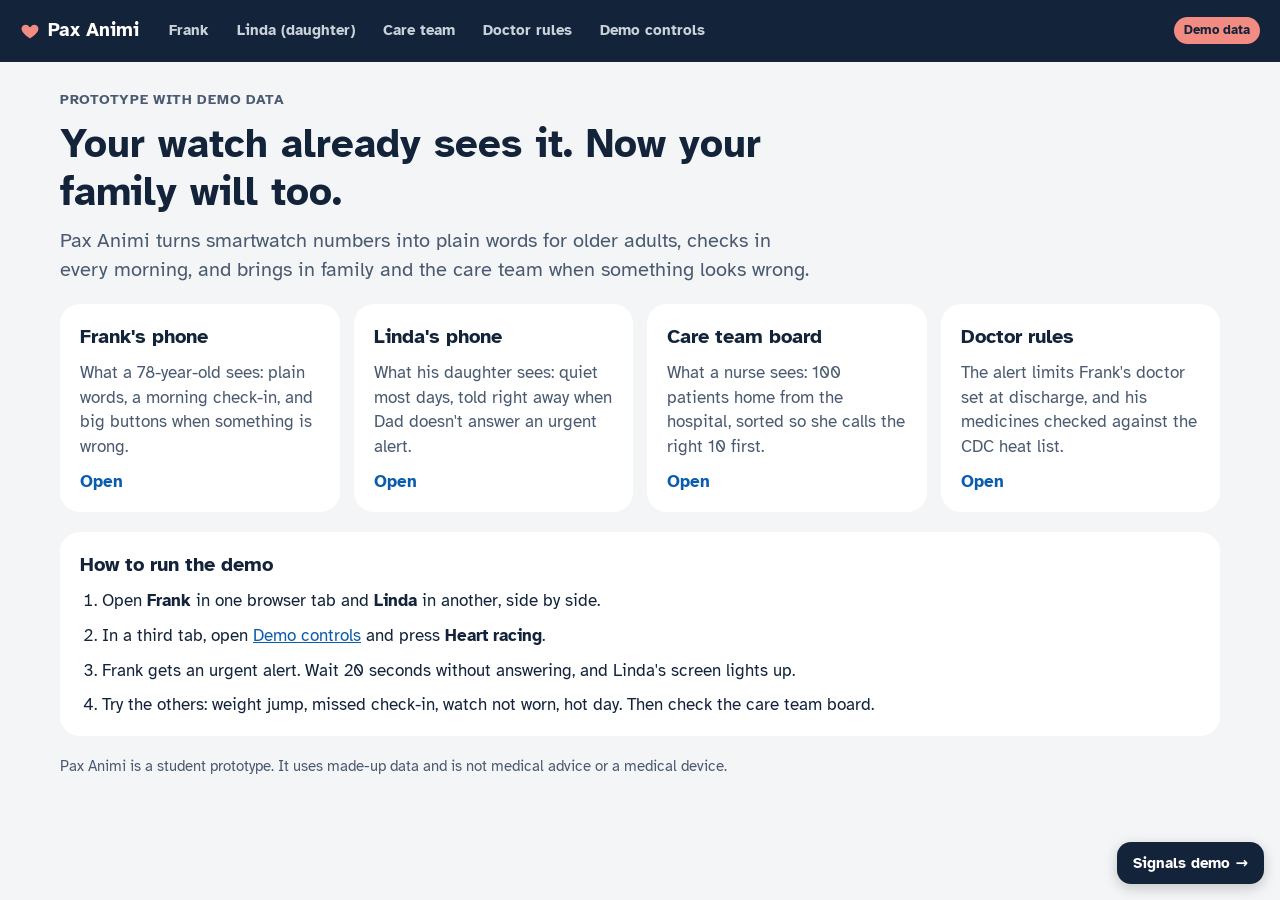
<file: index.html>
<!doctype html>
<html lang="en">
<head>
<meta charset="utf-8">
<meta name="viewport" content="width=device-width,initial-scale=1">
<title>Pax Animi Prototype</title>
<link rel="stylesheet" href="globals.css">
<style>body{background:#f3f5f7;margin:0}</style>
<style id="pax-faces">
[aria-label="How do you feel"]{display:grid!important;grid-template-columns:repeat(3,1fr)!important;gap:10px!important}
[aria-label="How do you feel"] .choice{display:flex!important;flex-direction:column!important;align-items:center!important;justify-content:center!important;gap:10px!important;padding:18px 6px 14px!important;min-height:0!important;font-size:0!important;border-radius:20px!important;border:3px solid #e3e6ea!important;background:#fff!important;box-shadow:none!important}
[aria-label="How do you feel"] .choice::before{content:"";display:block;width:78px;height:78px;background-position:center;background-size:contain;background-repeat:no-repeat}
[aria-label="How do you feel"] .choice::after{font-size:21px;font-weight:700;color:#13233a}
[aria-label="How do you feel"] .choice.good::before{background-image:url("data:image/svg+xml,%3Csvg%20xmlns%3D%27http%3A//www.w3.org/2000/svg%27%20viewBox%3D%270%200%20100%20100%27%3E%3Ccircle%20cx%3D%2750%27%20cy%3D%2750%27%20r%3D%2748%27%20fill%3D%27%232E7D4F%27/%3E%3Ccircle%20cx%3D%2734%27%20cy%3D%2740%27%20r%3D%277%27%20fill%3D%27white%27/%3E%3Ccircle%20cx%3D%2766%27%20cy%3D%2740%27%20r%3D%277%27%20fill%3D%27white%27/%3E%3Cpath%20d%3D%27M28%2060%20Q50%2082%2072%2060%27%20stroke%3D%27white%27%20stroke-width%3D%278%27%20fill%3D%27none%27%20stroke-linecap%3D%27round%27/%3E%3C/svg%3E")}
[aria-label="How do you feel"] .choice.meh::before{background-image:url("data:image/svg+xml,%3Csvg%20xmlns%3D%27http%3A//www.w3.org/2000/svg%27%20viewBox%3D%270%200%20100%20100%27%3E%3Ccircle%20cx%3D%2750%27%20cy%3D%2750%27%20r%3D%2748%27%20fill%3D%27%23E0A800%27/%3E%3Ccircle%20cx%3D%2734%27%20cy%3D%2740%27%20r%3D%277%27%20fill%3D%27white%27/%3E%3Ccircle%20cx%3D%2766%27%20cy%3D%2740%27%20r%3D%277%27%20fill%3D%27white%27/%3E%3Cpath%20d%3D%27M30%2066%20L70%2066%27%20stroke%3D%27white%27%20stroke-width%3D%278%27%20stroke-linecap%3D%27round%27/%3E%3C/svg%3E")}
[aria-label="How do you feel"] .choice.bad::before{background-image:url("data:image/svg+xml,%3Csvg%20xmlns%3D%27http%3A//www.w3.org/2000/svg%27%20viewBox%3D%270%200%20100%20100%27%3E%3Ccircle%20cx%3D%2750%27%20cy%3D%2750%27%20r%3D%2748%27%20fill%3D%27%23C0392B%27/%3E%3Ccircle%20cx%3D%2734%27%20cy%3D%2740%27%20r%3D%277%27%20fill%3D%27white%27/%3E%3Ccircle%20cx%3D%2766%27%20cy%3D%2740%27%20r%3D%277%27%20fill%3D%27white%27/%3E%3Cpath%20d%3D%27M28%2074%20Q50%2052%2072%2074%27%20stroke%3D%27white%27%20stroke-width%3D%278%27%20fill%3D%27none%27%20stroke-linecap%3D%27round%27/%3E%3C/svg%3E")}
[aria-label="How do you feel"] .choice.good::after{content:"Good"}
[aria-label="How do you feel"] .choice.meh::after{content:"Okay"}
[aria-label="How do you feel"] .choice.bad::after{content:"Bad"}
[aria-label="How do you feel"] .choice.good[aria-pressed="true"]{border-color:#2E7D4F!important;background:#E7F4EC!important}
[aria-label="How do you feel"] .choice.meh[aria-pressed="true"]{border-color:#E0A800!important;background:#FFF6D6!important}
[aria-label="How do you feel"] .choice.bad[aria-pressed="true"]{border-color:#C0392B!important;background:#FBE9E7!important}
</style>
</head>
<body>
<div id="root"></div>
<script src="app.js"></script>
<a href="trend.html" style="position:fixed;right:16px;bottom:16px;z-index:50;background:#13233a;color:#fff;font:700 15px 'Atkinson Hyperlegible',system-ui,sans-serif;padding:12px 16px;border-radius:14px;text-decoration:none;box-shadow:0 4px 14px rgba(0,0,0,.2)">Signals demo &rarr;</a>
</body>
</html>
</file>
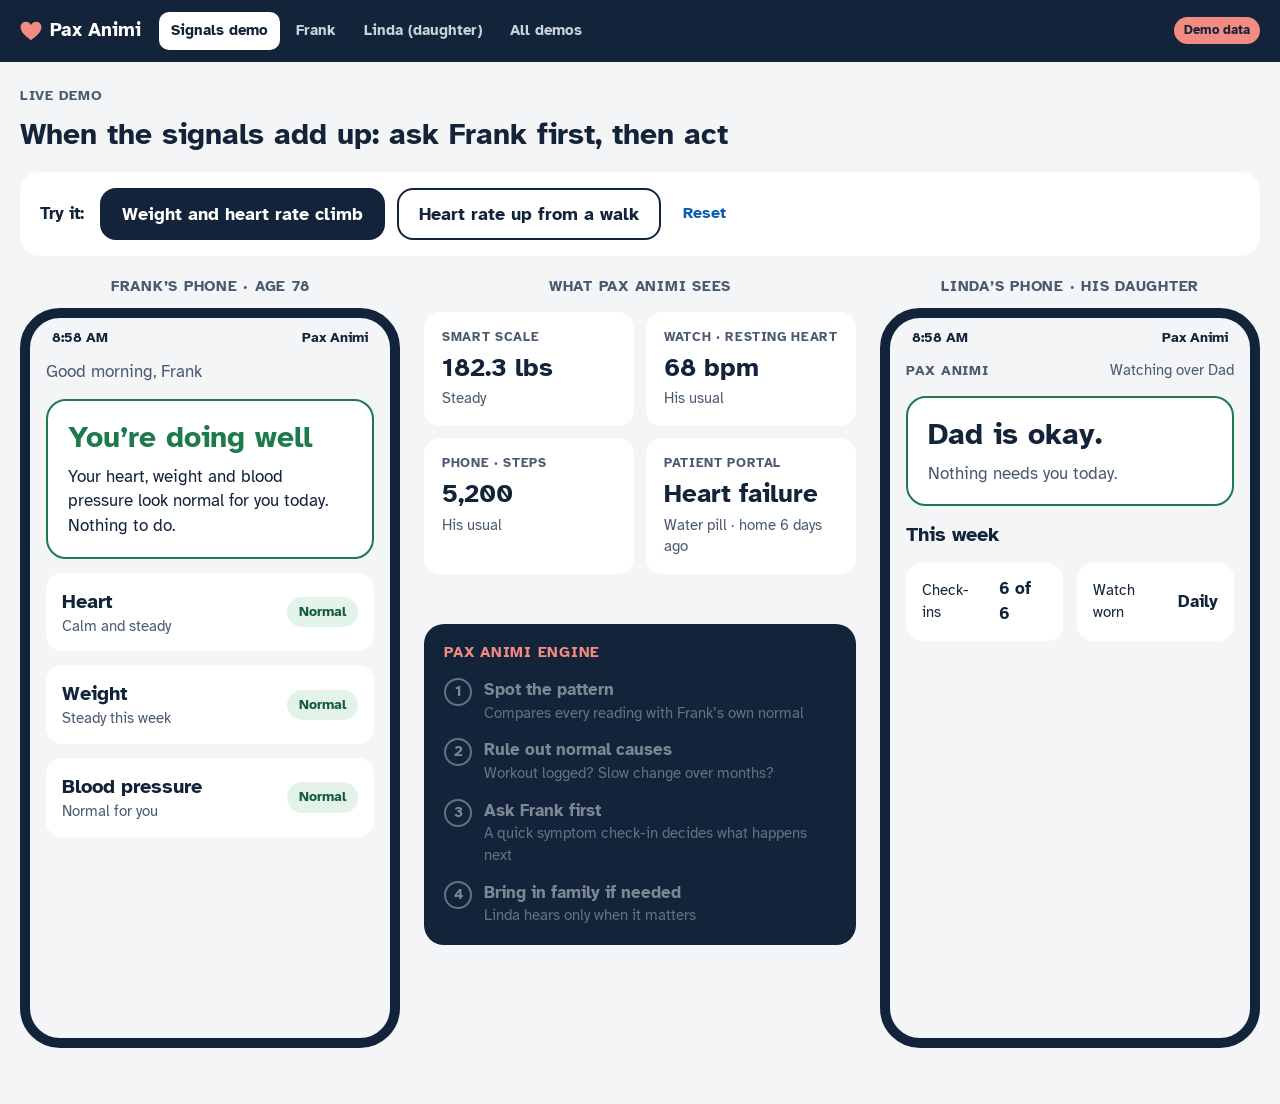
<file: trend.html>
<!doctype html>
<html lang="en">
<head>
<meta charset="utf-8">
<meta name="viewport" content="width=device-width,initial-scale=1">
<title>Pax Animi Signals Demo</title>
<link rel="stylesheet" href="globals.css">
<style>
body { background: var(--bg); }
.demo-wrap { max-width: 1320px; margin: 0 auto; padding: 24px 20px 56px; display: flex; flex-direction: column; gap: 20px; }
.controls { background: #fff; border-radius: 20px; padding: 16px 20px; display: flex; flex-wrap: wrap; gap: 12px; align-items: center; }
.controls .label { font-weight: 700; margin-right: 4px; }
.stage { display: grid; grid-template-columns: 380px 1fr 380px; gap: 24px; align-items: start; }
@media (max-width: 1180px) { .stage { grid-template-columns: 1fr; justify-items: center; } .engine { width: 100%; max-width: 560px; } }
.device { width: 380px; max-width: 100%; display: flex; flex-direction: column; gap: 10px; }
.device-title { font-weight: 700; font-size: 15px; letter-spacing: .05em; text-transform: uppercase; color: var(--ink-soft); text-align: center; }
.frame { border: 10px solid var(--ink); border-radius: 40px; background: var(--bg); height: 740px; overflow-y: auto; position: relative; }
.statusbar { display: flex; justify-content: space-between; padding: 10px 22px 4px; font-size: 14px; font-weight: 700; color: var(--ink); }
.screen { padding: 8px 16px 24px; display: flex; flex-direction: column; gap: 14px; }
.engine { display: flex; flex-direction: column; gap: 14px; }
.tiles { display: grid; grid-template-columns: 1fr 1fr; gap: 12px; }
.tile { background: #fff; border-radius: 16px; padding: 14px 16px; display: flex; flex-direction: column; gap: 2px; border: 2px solid transparent; transition: border-color .3s; }
.tile.hot { border-color: var(--yellow); }
.tile .src { font-size: 13px; font-weight: 700; letter-spacing: .05em; text-transform: uppercase; color: var(--ink-soft); }
.tile .val { font-size: 26px; font-weight: 700; }
.tile .chg { font-size: 15px; color: var(--ink-soft); }
.tile.hot .chg { color: var(--yellow-ink); font-weight: 700; }
.steps { background: var(--ink); color: #fff; border-radius: 20px; padding: 18px 20px; display: flex; flex-direction: column; gap: 14px; }
.steps h3 { font-size: 15px; letter-spacing: .05em; text-transform: uppercase; color: #f28b82; }
.step { display: flex; gap: 12px; align-items: flex-start; opacity: .45; transition: opacity .3s; }
.step.on { opacity: 1; }
.dot { flex: 0 0 28px; height: 28px; border-radius: 50%; border: 2px solid #c9d1da; display: flex; align-items: center; justify-content: center; font-size: 15px; font-weight: 700; }
.step.done .dot { background: #f28b82; border-color: #f28b82; color: var(--ink); }
.step .t { font-weight: 700; }
.step .d { color: #c9d1da; font-size: 15px; }
.day { font-size: 15px; color: var(--ink-soft); text-align: center; min-height: 22px; }
.toast { position: fixed; left: 50%; bottom: 24px; transform: translateX(-50%); background: var(--ink); color: #fff; padding: 12px 20px; border-radius: 14px; font-weight: 700; opacity: 0; transition: opacity .3s; pointer-events: none; z-index: 10; }
.toast.show { opacity: 1; }
.tag.red-flag { border-color: var(--red); }
.tag.red-flag[aria-pressed="true"] { background: var(--red); border-color: var(--red); }
.tags { display: flex; flex-wrap: wrap; gap: 8px; }
.okline { font-size: 15px; color: var(--ink-soft); }
.calm { border: 2px solid var(--green); }
.mini { font-size: 15px; }
</style>
</head>
<body>
<header class="nav">
  <a class="brand" href="index.html#/demo"><svg width="22" height="20" viewBox="0 0 72 64" aria-hidden="true"><path d="M36 62 C14 46 2 34 2 19 C2 9 10 2 19 2 C26 2 32 6 36 12 C40 6 46 2 53 2 C62 2 70 9 70 19 C70 34 58 46 36 62 Z" fill="currentColor"/></svg> Pax Animi</a>
  <nav>
    <a class="navlink on" href="trend.html">Signals demo</a>
    <a class="navlink" href="index.html#/frank">Frank</a>
    <a class="navlink" href="index.html#/family">Linda (daughter)</a>
    <a class="navlink" href="index.html#/demo">All demos</a>
  </nav>
  <span class="chip">Demo data</span>
</header>

<main class="demo-wrap">
  <div class="stack">
    <p class="eyebrow">Live demo</p>
    <h1 class="h1">When the signals add up: ask Frank first, then act</h1>
  </div>

  <div class="controls">
    <span class="label">Try it:</span>
    <button class="btn btn-dark" data-a="runTrend">Weight and heart rate climb</button>
    <button class="btn" data-a="runWalk">Heart rate up from a walk</button>
    <button class="btn-link" data-a="reset">Reset</button>
  </div>

  <div class="stage">
    <section class="device" aria-label="Frank's phone">
      <p class="device-title">Frank’s phone · age 78</p>
      <div class="frame"><div class="statusbar"><span id="fClock">8:58 AM</span><span>Pax Animi</span></div><div class="screen" id="frank"></div></div>
    </section>

    <section class="engine" aria-label="What Pax Animi sees">
      <p class="device-title">What Pax Animi sees</p>
      <div class="tiles">
        <div class="tile" id="tScale"><span class="src">Smart scale</span><span class="val" id="vScale">182.3 lbs</span><span class="chg" id="cScale">Steady</span></div>
        <div class="tile" id="tWatch"><span class="src">Watch · resting heart</span><span class="val" id="vWatch">68 bpm</span><span class="chg" id="cWatch">His usual</span></div>
        <div class="tile" id="tPhone"><span class="src">Phone · steps</span><span class="val" id="vPhone">5,200</span><span class="chg" id="cPhone">His usual</span></div>
        <div class="tile"><span class="src">Patient portal</span><span class="val">Heart failure</span><span class="chg">Water pill · home 6 days ago</span></div>
      </div>
      <p class="day" id="day"></p>
      <div class="steps">
        <h3>Pax Animi engine</h3>
        <div class="step" id="s1"><span class="dot">1</span><div><p class="t">Spot the pattern</p><p class="d" id="d1">Compares every reading with Frank’s own normal</p></div></div>
        <div class="step" id="s2"><span class="dot">2</span><div><p class="t">Rule out normal causes</p><p class="d" id="d2">Workout logged? Slow change over months?</p></div></div>
        <div class="step" id="s3"><span class="dot">3</span><div><p class="t">Ask Frank first</p><p class="d" id="d3">A quick symptom check-in decides what happens next</p></div></div>
        <div class="step" id="s4"><span class="dot">4</span><div><p class="t">Bring in family if needed</p><p class="d" id="d4">Linda hears only when it matters</p></div></div>
      </div>
    </section>

    <section class="device" aria-label="Linda's phone">
      <p class="device-title">Linda’s phone · his daughter</p>
      <div class="frame"><div class="statusbar"><span id="lClock">8:58 AM</span><span>Pax Animi</span></div><div class="screen" id="linda"></div></div>
    </section>
  </div>
</main>
<div class="toast" id="toast" role="status" aria-live="polite"></div>

<script>
(function(){
  var S, timers = [];
  var RED = ["Short of breath while resting", "Chest pain"];
  var SYM = ["Swollen ankles or feet", "Short of breath when walking or lying down", "Needed extra pillows to sleep", "Coughing at night", "More tired than usual"];
  function fresh(){ return { mode: "calm", picked: [], shared: false, handled: false, talked: false, clock: "8:58 AM" }; }
  function $(id){ return document.getElementById(id); }
  function esc(s){ return String(s).replace(/[&<>"]/g, function(c){ return {"&":"&amp;","<":"&lt;",">":"&gt;","\"":"&quot;"}[c]; }); }
  function clear(){ timers.forEach(clearTimeout); timers = []; }
  function later(ms, fn){ timers.push(setTimeout(fn, ms)); }
  function toast(msg){ var t = $("toast"); t.textContent = msg; t.classList.add("show"); clearTimeout(toast.h); toast.h = setTimeout(function(){ t.classList.remove("show"); }, 2200); }
  function setClock(c){ S.clock = c; $("fClock").textContent = c; $("lClock").textContent = c; }

  function tile(id, val, chg, hot){ $("v"+id).textContent = val; $("c"+id).textContent = chg; $("t"+id).classList.toggle("hot", !!hot); }
  function step(n, state, text){ var el = $("s"+n); el.classList.toggle("on", state !== "off"); el.classList.toggle("done", state === "done"); if (text) $("d"+n).textContent = text; }
  function resetEngine(){
    tile("Scale", "182.3 lbs", "Steady"); tile("Watch", "68 bpm", "His usual"); tile("Phone", "5,200", "His usual");
    step(1, "off", "Compares every reading with Frank’s own normal");
    step(2, "off", "Workout logged? Slow change over months?");
    step(3, "off", "A quick symptom check-in decides what happens next");
    step(4, "off", "Linda hears only when it matters");
    $("day").textContent = "";
  }

  /* ---------- Frank's phone ---------- */
  function frankHome(extra){
    return '<p class="soft">Good morning, Frank</p>' +
      '<div class="card calm"><p class="h1" style="color:var(--green)">You’re doing well</p><p>Your heart, weight and blood pressure look normal for you today. Nothing to do.</p></div>' +
      (extra || "") +
      '<div class="metric"><div><p class="h2">Heart</p><p class="small soft">Calm and steady</p></div><span class="pill pill-green">Normal</span></div>' +
      '<div class="metric"><div><p class="h2">Weight</p><p class="small soft">Steady this week</p></div><span class="pill pill-green">Normal</span></div>' +
      '<div class="metric"><div><p class="h2">Blood pressure</p><p class="small soft">Normal for you</p></div><span class="pill pill-green">Normal</span></div>';
  }
  function frankCheckin(){
    var tags = SYM.map(function(s){ return '<button class="tag" data-a="pick" data-v="'+esc(s)+'" aria-pressed="'+(S.picked.indexOf(s)>=0)+'">'+esc(s)+'</button>'; }).join("");
    var reds = RED.map(function(s){ return '<button class="tag red-flag" data-a="pick" data-v="'+esc(s)+'" aria-pressed="'+(S.picked.indexOf(s)>=0)+'">'+esc(s)+'</button>'; }).join("");
    var none = '<button class="tag" data-a="pick" data-v="none" aria-pressed="'+(S.picked.indexOf("none")>=0)+'">None, I feel fine</button>';
    return '<div class="banner"><div class="banner-top yellow"><p class="eyebrow" style="color:var(--yellow-ink)">Quick check-in</p><p class="h2">Frank, your weight is up 4 lbs since Thursday, and your heart is beating faster than usual.</p></div>' +
      '<div class="banner-body"><p>Sometimes this means your body is holding extra fluid. Do you have any of these?</p><div class="tags">'+tags+reds+none+'</div>' +
      '<button class="btn btn-dark btn-block btn-huge" data-a="send" '+(S.picked.length?"":"disabled")+'>Send</button>' +
      '<p class="note mini">No answer in 2 hours? We’ll let Linda know.</p></div></div>';
  }
  function frankGreen(){
    var share = S.shared ? '<p class="info mini">Shared with Linda. She can see your weight is up this week.</p>'
                         : '<button class="btn btn-block" data-a="share">Share details with Linda</button>';
    return '<div class="card ring-green"><p class="h1" style="color:var(--green)">Thanks, Frank. You’re all set today.</p><p>We’ll check again tomorrow. If your weight keeps climbing, we’ll suggest calling Dr. Okafor, even if you feel fine.</p></div>' + share +
      '<p class="okline">Linda only sees that you checked in, unless you share more.</p>';
  }
  function frankYellow(){
    var follow = S.talked
      ? '<div class="card ring-green"><p class="h2" style="color:var(--green)">Great. Your doctor knows.</p><p class="mini soft">Linda has been told it’s handled.</p></div>'
      : '<div class="card"><p class="eyebrow">This evening</p><p class="h2">Did you reach Dr. Okafor?</p><button class="btn btn-dark btn-block" data-a="talked">Yes, I talked to my doctor</button></div>';
    return '<div class="banner"><div class="banner-top yellow"><p class="eyebrow" style="color:var(--yellow-ink)">Today</p><p class="h1">Call Dr. Okafor’s office today</p></div>' +
      '<div class="banner-body"><p>This could be extra fluid, an early sign your heart failure needs attention. It is easier to treat now than later.</p>' +
      '<button class="btn btn-dark btn-huge btn-block" data-a="call" data-v="Dr. Okafor’s office">Call Dr. Okafor</button>' +
      '<div class="card" style="background:var(--bg)"><p class="eyebrow">Read this to the nurse</p><ul class="mini" style="margin:0;padding-left:20px"><li>Weight up 4 lbs in 5 days (182 to 186)</li><li>Resting heart rate 83, usual 68</li>'+S.picked.filter(function(p){return p!=="none";}).map(function(p){return '<li>'+esc(p)+'</li>';}).join("")+'<li>Takes furosemide 40 mg (water pill)</li></ul></div></div></div>' + follow;
  }
  function frankRed(){
    return '<div class="banner"><div class="banner-top red"><p class="eyebrow" style="color:#fff">Urgent</p><p class="h1">Call 911 now</p><p>Trouble breathing at rest or chest pain needs help right away.</p></div>' +
      '<div class="banner-body"><button class="btn btn-red btn-huge btn-block" data-a="call" data-v="911">Call 911</button>' +
      '<p class="info mini">Linda has been told and is calling you.</p>' +
      '<div class="card" style="background:var(--bg)"><p class="eyebrow">Emergency card for paramedics</p><p class="mini"><b>Frank, 78.</b> Heart failure. Home from the hospital 6 days ago.<br>Meds: furosemide, lisinopril, metoprolol. Allergic to penicillin.<br>Doctor: Dr. Okafor, cardiology.</p></div></div></div>';
  }
  function frankWaiting(){
    return frankCheckin() + '<p class="okline">Frank hasn’t answered yet.</p>';
  }

  /* ---------- Linda's phone ---------- */
  function lindaHead(){ return '<div class="between"><p class="eyebrow">Pax Animi</p><p class="small soft">Watching over Dad</p></div>'; }
  function lindaCalm(sub){
    return lindaHead() + '<div class="card calm"><p class="h1">Dad is okay.</p><p class="soft">'+(sub || "Nothing needs you today.")+'</p></div>' +
      '<p class="h2">This week</p><div class="grid2" style="grid-template-columns:1fr 1fr"><div class="metric"><span class="small">Check-ins</span><b>6 of 6</b></div><div class="metric"><span class="small">Watch worn</span><b>Daily</b></div></div>';
  }
  function lindaGreen(){
    var extra = S.shared ? '<div class="card"><p class="h2">Dad shared: his weight is up 4 lbs this week.</p><p class="mini soft">He feels fine. Pax Animi will check again tomorrow.</p></div>' : "";
    return lindaHead() + '<div class="card calm"><p class="h1">Dad checked in.</p><p class="soft">Feeling good today.</p></div>' + extra;
  }
  function lindaYellow(){
    if (S.talked) return lindaHead() + '<div class="card ring-green"><p class="h1">Handled.</p><p class="soft">Dad talked to Dr. Okafor this afternoon.</p></div>';
    var handled = S.handled ? '<p class="info mini">You marked this: “I’ve got this.”</p>' : '<button class="btn-link" data-a="handled">I’ve got this</button>';
    return lindaHead() + '<div class="card ring-yellow"><p class="pill pill-yellow" style="align-self:flex-start">Worth a call today</p><p class="h2">Dad has signs of fluid buildup. He’s calling Dr. Okafor today.</p>' +
      '<p class="mini soft">Weight up 4 lbs in 5 days, heart rate up, and he reported: '+esc(S.picked.filter(function(p){return p!=="none";}).join(", ").toLowerCase())+'.</p>' +
      '<button class="btn btn-dark" data-a="call" data-v="Dad">Call Dad</button>'+handled+'</div>';
  }
  function lindaRed(){
    return lindaHead() + '<div class="banner"><div class="banner-top red"><p class="eyebrow" style="color:#fff">Urgent</p><p class="h2">Dad reported '+esc(S.picked.filter(function(p){return RED.indexOf(p)>=0;}).join(" and ").toLowerCase())+'.</p><p>He’s been told to call 911.</p></div>' +
      '<div class="banner-body"><button class="btn btn-dark btn-huge btn-block" data-a="call" data-v="Dad">Call Dad</button><button class="btn btn-red btn-block" data-a="call" data-v="911">Call 911</button><p class="mini soft">Lockbox on the back door. Code: ask Dad’s neighbor.</p></div></div>';
  }
  function lindaNoAnswer(){
    return lindaHead() + '<div class="card ring-yellow"><p class="pill pill-yellow" style="align-self:flex-start">Worth a quick call</p><p class="h2">Dad hasn’t answered his check-in.</p><p class="mini soft">His weight is up 4 lbs in 5 days and his heart rate is up. Give him a call?</p><button class="btn btn-dark" data-a="call" data-v="Dad">Call Dad</button></div>';
  }

  function render(){
    var f = $("frank"), l = $("linda");
    switch (S.mode) {
      case "calm": f.innerHTML = frankHome(); l.innerHTML = lindaCalm(); break;
      case "walk": f.innerHTML = frankHome('<p class="info mini">Nice walk this morning: 45 minutes.</p>'); l.innerHTML = lindaCalm(); break;
      case "checkin": f.innerHTML = frankCheckin(); l.innerHTML = lindaCalm("Pax Animi is checking in with him."); break;
      case "green": f.innerHTML = frankGreen(); l.innerHTML = lindaGreen(); break;
      case "yellow": f.innerHTML = frankYellow(); l.innerHTML = lindaYellow(); break;
      case "red": f.innerHTML = frankRed(); l.innerHTML = lindaRed(); break;
      case "noanswer": f.innerHTML = frankWaiting(); l.innerHTML = lindaNoAnswer(); break;
    }
    if (S.mode === "checkin") {
      $("frank").insertAdjacentHTML("beforeend", '<button class="btn-link" data-a="skip">Demo: skip ahead 2 hours with no answer</button>');
    }
  }

  function reset(){ clear(); S = fresh(); setClock("8:58 AM"); resetEngine(); render(); }

  function runTrend(){
    reset();
    var days = [["Monday", "182.3", 68, "5,200"], ["Tuesday", "183.1", 71, "4,600"], ["Wednesday", "184.2", 75, "3,700"], ["Thursday", "185.5", 79, "2,900"], ["Friday", "186.4", 83, "2,100"]];
    step(1, "on", "Watching...");
    days.forEach(function(d, i){
      later(600 * i + 200, function(){
        $("day").textContent = d[0];
        var up = (parseFloat(d[1]) - 182.3).toFixed(1);
        tile("Scale", d[1] + " lbs", i ? "Up " + up + " lbs in " + (i+1) + " days" : "Steady", i >= 2);
        tile("Watch", d[2] + " bpm", i ? "Up " + (d[2]-68) + " from his usual" : "His usual", i >= 2);
        tile("Phone", d[3], i ? "Down " + Math.round((5200 - parseInt(d[3].replace(",", ""))) / 52) + "% from usual" : "His usual", i >= 2);
      });
    });
    later(3400, function(){ step(1, "done", "Weight up 4.1 lbs in 5 days, resting heart rate up 15, walking 60% less. He has heart failure."); });
    later(4400, function(){ step(2, "done", "No workout logged. The gain is sudden, not slow. Not explained."); });
    later(5400, function(){ setClock("9:04 AM"); step(3, "on", "Check-in sent to Frank at 9:04 AM"); S.mode = "checkin"; render(); });
  }

  function runWalk(){
    reset();
    step(1, "on", "Watching...");
    later(300, function(){ $("day").textContent = "Friday, 8:15 AM"; tile("Watch", "96 bpm", "Up 28 from his usual", true); });
    later(1300, function(){ step(1, "done", "Heart rate up 28. Weight steady."); });
    later(2300, function(){ step(2, "done", "Explained: 45-minute walk logged on his watch. No alert."); tile("Watch", "96 bpm", "During a walk: normal", false); });
    later(3000, function(){ step(3, "off", "Not needed. Frank isn’t bothered."); step(4, "off", "Not needed. Linda isn’t bothered."); S.mode = "walk"; render(); });
  }

  function send(){
    var p = S.picked;
    var red = p.some(function(x){ return RED.indexOf(x) >= 0; });
    step(3, "done", p.indexOf("none") >= 0 ? "Frank says he feels fine." : "Frank reported: " + p.join(", ").toLowerCase() + ".");
    if (red) { S.mode = "red"; step(4, "done", "Red flag. Linda alerted right away."); }
    else if (p.indexOf("none") >= 0) { S.mode = "green"; step(4, "done", "Linda sees he checked in. Pax Animi checks again tomorrow."); }
    else { S.mode = "yellow"; step(4, "done", "Frank told to call his doctor today. Linda told what’s going on."); }
    render();
  }

  document.addEventListener("click", function(e){
    var b = e.target.closest("[data-a]"); if (!b) return;
    var a = b.getAttribute("data-a"), v = b.getAttribute("data-v");
    if (a === "runTrend") runTrend();
    else if (a === "runWalk") runWalk();
    else if (a === "reset") reset();
    else if (a === "pick") {
      if (v === "none") S.picked = S.picked.indexOf("none") >= 0 ? [] : ["none"];
      else { S.picked = S.picked.filter(function(x){ return x !== "none"; }); var i = S.picked.indexOf(v); if (i >= 0) S.picked.splice(i, 1); else S.picked.push(v); }
      render();
    }
    else if (a === "send") send();
    else if (a === "share") { S.shared = true; render(); }
    else if (a === "talked") { S.talked = true; setClock("6:30 PM"); step(4, "done", "Handled: Frank talked to Dr. Okafor. Linda told."); render(); }
    else if (a === "handled") { S.handled = true; render(); }
    else if (a === "skip") { setClock("11:04 AM"); step(3, "done", "No answer after 2 hours."); step(4, "done", "Linda nudged to call Dad."); S.mode = "noanswer"; render(); }
    else if (a === "call") toast("Demo: this would call " + v);
  });

  reset();
})();
</script>
</body>
</html>
</file>
<file: globals.css>
@import url("https://fonts.googleapis.com/css2?family=Atkinson+Hyperlegible:wght@400;700&display=swap");

:root {
  --ink: #13233a;
  --ink-soft: #4a5a70;
  --bg: #f3f5f7;
  --card: #ffffff;
  --line: #e3e7ec;
  --green: #1e7a4c;
  --green-ink: #165c39;
  --green-bg: #e3f3ea;
  --yellow: #a66a00;
  --yellow-ink: #6b4100;
  --yellow-bg: #fcefd2;
  --red: #b3261e;
  --red-ink: #8c1d16;
  --red-bg: #fde7e5;
  --blue: #0b5cad;
}

* { box-sizing: border-box; }
html, body { margin: 0; }
body {
  background: var(--bg);
  color: var(--ink);
  font-family: "Atkinson Hyperlegible", system-ui, -apple-system, sans-serif;
  font-size: 17px;
  line-height: 1.45;
}
a { color: var(--blue); }
h1, h2, h3, p { margin: 0; }
button { font: inherit; cursor: pointer; }

/* Top bar */
.nav { display: flex; flex-wrap: wrap; align-items: center; gap: 10px 18px; padding: 12px 20px; background: var(--ink); color: #fff; }
.brand { display: flex; align-items: center; gap: 8px; color: #fff; font-weight: 700; font-size: 19px; text-decoration: none; }
.brand svg { color: #f28b82; }
.nav nav { display: flex; flex-wrap: wrap; gap: 4px; flex: 1; }
.navlink { color: #c9d1da; text-decoration: none; padding: 8px 12px; border-radius: 10px; font-size: 15px; font-weight: 700; }
.navlink:hover { color: #fff; background: rgba(255,255,255,0.08); }
.navlink.on { color: var(--ink); background: #fff; }
@media (max-width: 760px) {
  .nav nav { order: 3; flex-basis: 100%; flex-wrap: nowrap; overflow-x: auto; margin: 0 -8px; }
  .navlink { white-space: nowrap; }
  .brand { flex: 1; }
}
.chip { font-size: 13px; font-weight: 700; color: var(--ink); background: #f28b82; padding: 4px 10px; border-radius: 99px; }

/* Layout */
.phone { max-width: 440px; margin: 0 auto; padding: 24px 20px 48px; display: flex; flex-direction: column; gap: 16px; }
.wide { max-width: 1200px; margin: 0 auto; padding: 28px 20px 56px; display: flex; flex-direction: column; gap: 20px; }
.row { display: flex; flex-wrap: wrap; gap: 12px; align-items: center; }
.between { display: flex; justify-content: space-between; align-items: center; gap: 12px; }
.grid2 { display: grid; grid-template-columns: repeat(auto-fit, minmax(260px, 1fr)); gap: 14px; }
.stack { display: flex; flex-direction: column; gap: 10px; }

/* Text */
.h1 { font-size: 30px; font-weight: 700; line-height: 1.2; }
.h2 { font-size: 20px; font-weight: 700; }
.eyebrow { font-size: 14px; font-weight: 700; letter-spacing: 0.05em; text-transform: uppercase; color: var(--ink-soft); }
.soft { color: var(--ink-soft); }
.small { font-size: 15px; }
.big { font-size: 20px; }

/* Cards */
.card { background: var(--card); border-radius: 20px; padding: 18px 20px; display: flex; flex-direction: column; gap: 10px; }
.card.ring-green { border: 2px solid var(--green); }
.card.ring-yellow { border: 2px solid var(--yellow); }
.card.ring-red { border: 2px solid var(--red); }
.banner { border-radius: 22px; overflow: hidden; background: var(--card); }
.banner-top { padding: 18px 20px; display: flex; flex-direction: column; gap: 6px; }
.banner-top.red { background: var(--red); color: #fff; }
.banner-top.yellow { background: var(--yellow-bg); color: var(--yellow-ink); }
.banner-body { padding: 16px 20px; display: flex; flex-direction: column; gap: 12px; }
.metric { background: var(--card); border-radius: 16px; padding: 14px 16px; display: flex; justify-content: space-between; align-items: center; gap: 12px; }

/* Pills */
.pill { font-size: 14px; font-weight: 700; padding: 5px 12px; border-radius: 99px; white-space: nowrap; }
.pill-green { background: var(--green-bg); color: var(--green-ink); }
.pill-yellow { background: var(--yellow-bg); color: var(--yellow-ink); }
.pill-red { background: var(--red); color: #fff; }

/* Buttons */
.btn { display: inline-flex; align-items: center; justify-content: center; gap: 10px; min-height: 52px; padding: 0 20px; border-radius: 16px; border: 2px solid var(--ink); background: #fff; color: var(--ink); font-size: 18px; font-weight: 700; text-decoration: none; }
.btn-dark { background: var(--ink); color: #fff; }
.btn-red { background: var(--red); border-color: var(--red); color: #fff; }
.btn-block { width: 100%; }
.btn-huge { min-height: 68px; font-size: 22px; border-radius: 20px; }
.btn-link { background: none; border: 0; color: var(--blue); font-weight: 700; font-size: 16px; padding: 10px; }
.btn:focus-visible, .navlink:focus-visible, .choice:focus-visible, .tag:focus-visible { outline: 3px solid var(--blue); outline-offset: 2px; }
.btn[disabled] { opacity: 0.5; cursor: default; }

/* Check-in */
.choice { display: flex; align-items: center; gap: 14px; min-height: 76px; padding: 0 20px; border-radius: 20px; background: #fff; border: 2px solid var(--line); font-size: 23px; font-weight: 700; color: var(--ink); text-align: left; }
.choice.good { border-color: var(--green); }
.choice.meh { border-color: var(--yellow); }
.choice.bad { border-color: var(--red); }
.choice[aria-pressed="true"] { box-shadow: 0 0 0 4px var(--ink) inset; }
.tag { min-height: 44px; padding: 0 16px; border-radius: 99px; border: 2px solid #c5cdd6; background: #fff; color: var(--ink); font-size: 17px; }
.tag[aria-pressed="true"] { background: var(--ink); border-color: var(--ink); color: #fff; }

/* Tables */
.tablebox { background: #fff; border-radius: 20px; overflow-x: auto; }
table { width: 100%; border-collapse: collapse; font-size: 16px; min-width: 620px; }
th { text-align: left; font-size: 14px; color: var(--ink-soft); padding: 14px 16px; }
td { padding: 12px 16px; border-top: 1px solid var(--line); }
tr.click { cursor: pointer; }
tr.click:hover td, tr.sel td { background: #f7f9fb; }
input[type="number"], select { font: inherit; font-size: 16px; padding: 8px 10px; border: 2px solid #c5cdd6; border-radius: 10px; background: #fff; color: var(--ink); }
input[type="number"] { width: 90px; }
input[type="checkbox"] { width: 22px; height: 22px; accent-color: var(--ink); margin: 0; }
label.check { display: flex; align-items: center; gap: 12px; min-height: 36px; }

.note { background: var(--yellow-bg); color: var(--yellow-ink); border-radius: 16px; padding: 14px 16px; font-size: 16px; }
.info { background: #e6eef8; color: #0a3d73; border-radius: 16px; padding: 14px 16px; font-size: 16px; }
.split { display: flex; flex-wrap: wrap; gap: 20px; align-items: flex-start; }
.split > .main { flex: 999 1 560px; min-width: 0; }
.split > .side { flex: 1 1 320px; min-width: 0; }
</file>
